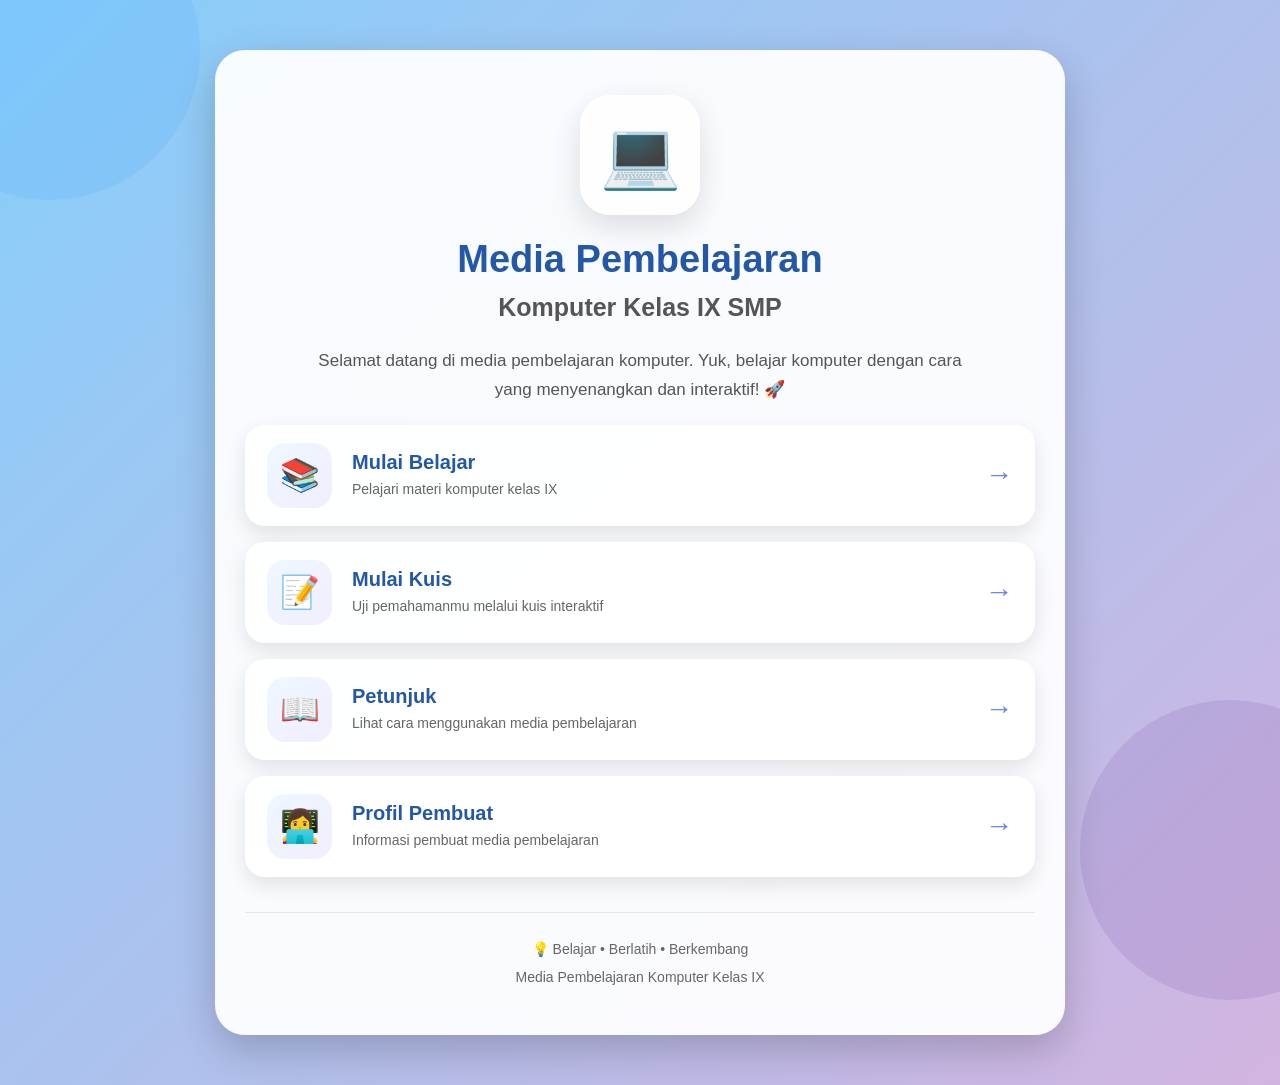
<file: index.html>
<!DOCTYPE html>
<html lang="id">

<head>

    <meta charset="UTF-8">

    <meta name="viewport"
          content="width=device-width, initial-scale=1.0">

    <title>Media Pembelajaran Komputer Kelas IX</title>

    <link rel="stylesheet" href="style.css">

</head>

<body>

    <div class="container home-container">

        <!-- =========================
             IKON KOMPUTER
        ========================== -->

        <div class="computer-icon">
            💻
        </div>


        <!-- =========================
             JUDUL
        ========================== -->

        <h1 class="home-title">
            Media Pembelajaran
        </h1>

        <h2 class="home-subtitle">
            Komputer Kelas IX SMP
        </h2>

        <p class="home-description">
            Selamat datang di media pembelajaran
            komputer. Yuk, belajar komputer dengan
            cara yang menyenangkan dan interaktif! 🚀
        </p>


        <!-- =========================
             KARTU MENU
        ========================== -->

        <div class="menu-container">


            <!-- MULAI BELAJAR -->

            <a href="materi.html" class="menu-card">

                <div class="menu-icon">
                    📚
                </div>

                <div class="menu-text">

                    <h3>
                        Mulai Belajar
                    </h3>

                    <p>
                        Pelajari materi komputer
                        kelas IX
                    </p>

                </div>

                <div class="menu-arrow">
                    →
                </div>

            </a>


            <!-- MULAI KUIS -->

           <a href="kuis.html" class="menu-card">
                <div class="menu-icon">
                    📝
                </div>

                <div class="menu-text">

                    <h3>
                        Mulai Kuis
                    </h3>

                    <p>
                        Uji pemahamanmu melalui
                        kuis interaktif
                    </p>

                </div>

                <div class="menu-arrow">
                    →
                </div>

            </a>


            <!-- PETUNJUK -->

           <a href="petunjuk.html" class="menu-card">

                <div class="menu-icon">
                    📖
                </div>

                <div class="menu-text">

                    <h3>
                        Petunjuk
                    </h3>

                    <p>
                        Lihat cara menggunakan
                        media pembelajaran
                    </p>

                </div>

                <div class="menu-arrow">
                    →
                </div>

            </a>


            <!-- PROFIL -->

            <a
                href="profil.html"
                class="menu-card">

                <div class="menu-icon">
                    👩‍💻
                </div>

                <div class="menu-text">

                    <h3>
                        Profil Pembuat
                    </h3>

                    <p>
                        Informasi pembuat
                        media pembelajaran
                    </p>

                </div>

                <div class="menu-arrow">
                    →
                </div>

            </a>

        </div>


        <!-- =========================
             FOOTER
        ========================== -->

        <div class="home-footer">

            <p>
                💡 Belajar • Berlatih • Berkembang
            </p>

            <p>
                Media Pembelajaran Komputer Kelas IX
            </p>

        </div>

    </div>


</body>

</html>
</file>
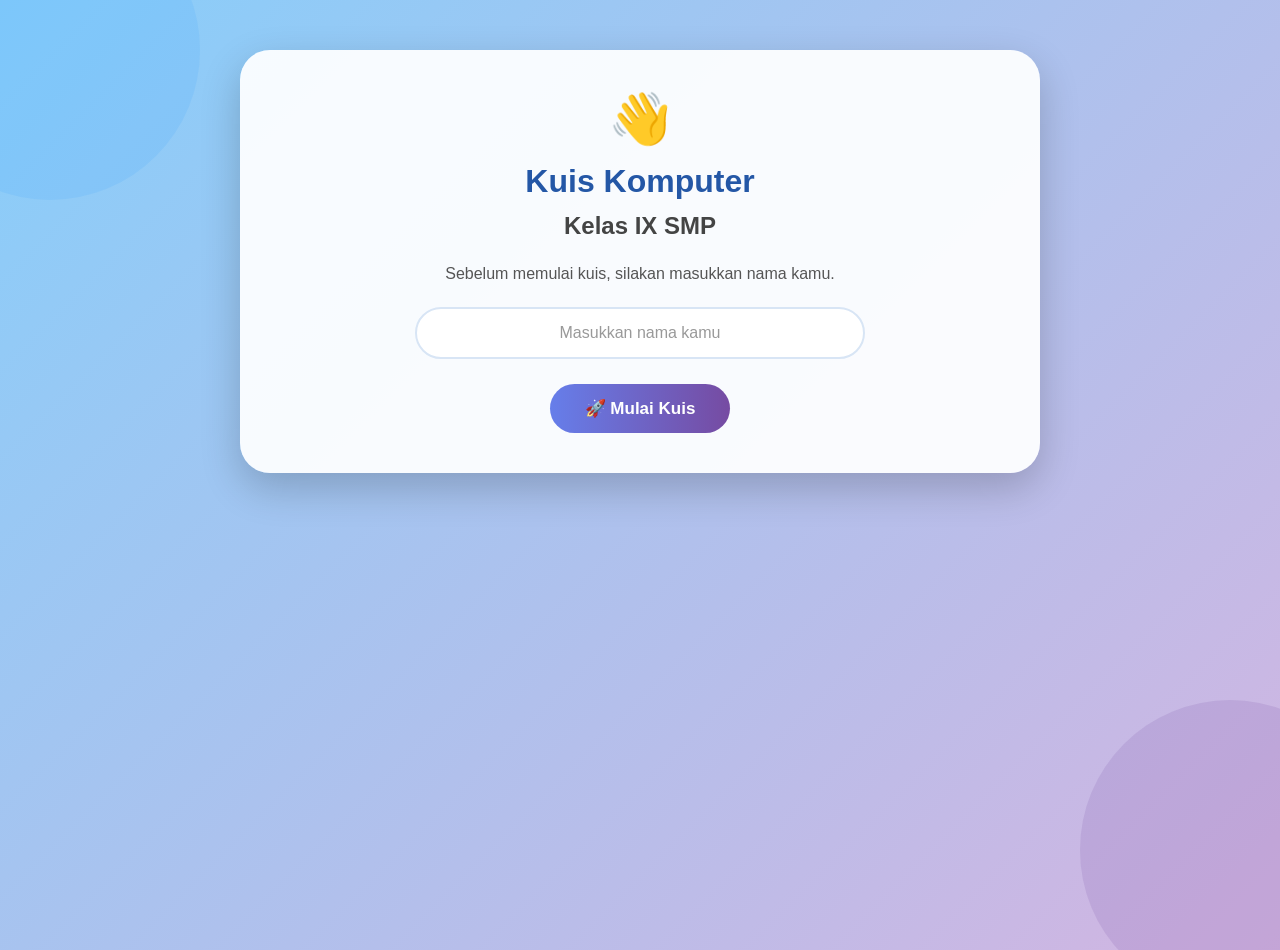
<file: kuis.html>
<!DOCTYPE html>
<html lang="id">

<head>

    <meta charset="UTF-8">

    <meta name="viewport"
          content="width=device-width, initial-scale=1.0">

    <title>Kuis Komputer Kelas IX</title>

    <link rel="stylesheet" href="style.css">

</head>

<body>

    <div class="container quiz-container">


        <!-- =========================
             FORM NAMA
        ========================== -->

        <div id="form-nama" class="form-nama">

            <div class="icon">👋</div>

            <h1>Kuis Komputer</h1>

            <h2>Kelas IX SMP</h2>

            <p>
                Sebelum memulai kuis,
                silakan masukkan nama kamu.
            </p>

            <input
                type="text"
                id="nama-siswa"
                placeholder="Masukkan nama kamu"
                autocomplete="off">

            <br>

            <button
                class="next-button"
                onclick="mulaiKuis()">

                🚀 Mulai Kuis

            </button>

        </div>


        <!-- =========================
             BAGIAN KUIS
        ========================== -->

        <div id="bagian-kuis" style="display: none;">

            <div class="icon">📝</div>

            <h1>Kuis Komputer</h1>

            <h2>Kelas IX SMP</h2>

            <p>
                Halo, <strong id="nama-tampil"></strong>!
                Jawablah setiap pertanyaan dengan teliti.
            </p>


            <!-- INFORMASI SOAL -->

            <div class="quiz-info">

                <span id="nomor-soal">
                    Soal 1 dari 10
                </span>

                <span id="nilai-sementara">
                    Nilai: 0
                </span>

            </div>


            <!-- PROGRESS -->

            <div class="progress-container">

                <div
                    class="progress-bar"
                    id="progress-bar">
                </div>

            </div>


            <!-- PERTANYAAN -->

            <div class="question-card">

                <h2 id="pertanyaan">
                    Pertanyaan akan muncul di sini.
                </h2>

                <div
                    id="pilihan-jawaban"
                    class="answer-container">
                </div>

            </div>


            <!-- TOMBOL -->

            <button
                id="next-button"
                class="next-button"
                onclick="soalBerikutnya()">

                Selanjutnya →

            </button>

        </div>


        <!-- =========================
             HASIL KUIS
        ========================== -->

        <div
            id="hasil"
            class="hasil"
            style="display: none;">

            <div class="icon">
                🏆
            </div>

            <h1>Kuis Selesai!</h1>

            <h2>
                Selamat,
                <span id="nama-hasil"></span>!
            </h2>

            <p>
                Kamu telah menyelesaikan semua soal.
            </p>

            <p>
                Nilai kamu:
            </p>

            <div
                id="nilai-akhir"
                class="nilai-akhir">

                0

            </div>

            <p id="pesan-hasil"></p>


            <button
                class="next-button"
                onclick="ulangKuis()">

                🔄 Ulangi Kuis

            </button>

            <br>

            <a href="index.html"
                class="back-button">

                ← Menu Utama

            </a>

        </div>


    </div>


    <script src="script.js"></script>

</body>

</html>
</file>
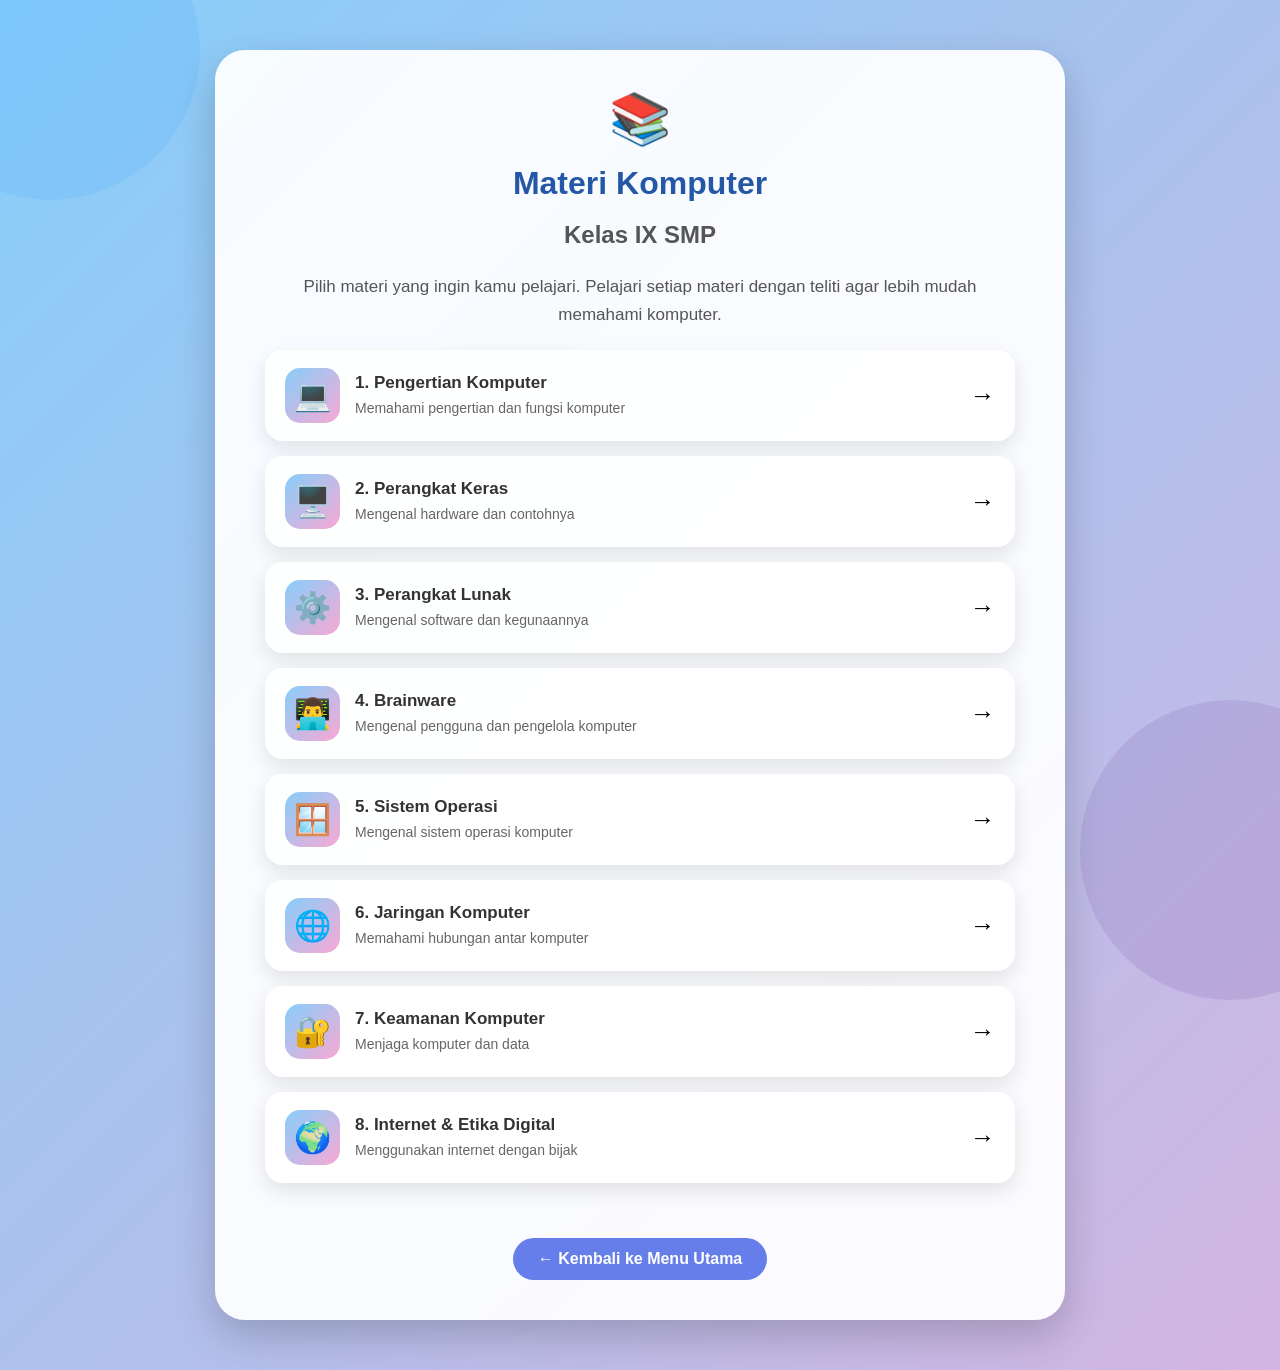
<file: materi.html>
<!DOCTYPE html>
<html lang="id">

<head>

    <meta charset="UTF-8">

    <meta name="viewport"
          content="width=device-width, initial-scale=1.0">

    <title>Materi Komputer Kelas IX</title>

   <link rel="stylesheet" href="style.css">

</head>

<body>

    <div class="container materi-container">

        <!-- JUDUL -->
        <div class="icon">📚</div>

        <h1>Materi Komputer</h1>

        <h2>Kelas IX SMP</h2>

        <p class="materi-pembuka">
            Pilih materi yang ingin kamu pelajari.
            Pelajari setiap materi dengan teliti agar
            lebih mudah memahami komputer.
        </p>


        <!-- MENU MATERI -->

        <div class="materi-menu">

            <button class="materi-card"
                    onclick="bukaMateri('materi1')">
                <span class="materi-icon">💻</span>
                <span>
                    <strong>1. Pengertian Komputer</strong>
                    <small>Memahami pengertian dan fungsi komputer</small>
                </span>
                <span class="materi-panah">→</span>
            </button>


            <button class="materi-card"
                    onclick="bukaMateri('materi2')">
                <span class="materi-icon">🖥️</span>
                <span>
                    <strong>2. Perangkat Keras</strong>
                    <small>Mengenal hardware dan contohnya</small>
                </span>
                <span class="materi-panah">→</span>
            </button>


            <button class="materi-card"
                    onclick="bukaMateri('materi3')">
                <span class="materi-icon">⚙️</span>
                <span>
                    <strong>3. Perangkat Lunak</strong>
                    <small>Mengenal software dan kegunaannya</small>
                </span>
                <span class="materi-panah">→</span>
            </button>


            <button class="materi-card"
                    onclick="bukaMateri('materi4')">
                <span class="materi-icon">👨‍💻</span>
                <span>
                    <strong>4. Brainware</strong>
                    <small>Mengenal pengguna dan pengelola komputer</small>
                </span>
                <span class="materi-panah">→</span>
            </button>


            <button class="materi-card"
                    onclick="bukaMateri('materi5')">
                <span class="materi-icon">🪟</span>
                <span>
                    <strong>5. Sistem Operasi</strong>
                    <small>Mengenal sistem operasi komputer</small>
                </span>
                <span class="materi-panah">→</span>
            </button>


            <button class="materi-card"
                    onclick="bukaMateri('materi6')">
                <span class="materi-icon">🌐</span>
                <span>
                    <strong>6. Jaringan Komputer</strong>
                    <small>Memahami hubungan antar komputer</small>
                </span>
                <span class="materi-panah">→</span>
            </button>


            <button class="materi-card"
                    onclick="bukaMateri('materi7')">
                <span class="materi-icon">🔐</span>
                <span>
                    <strong>7. Keamanan Komputer</strong>
                    <small>Menjaga komputer dan data</small>
                </span>
                <span class="materi-panah">→</span>
            </button>


            <button class="materi-card"
                    onclick="bukaMateri('materi8')">
                <span class="materi-icon">🌍</span>
                <span>
                    <strong>8. Internet & Etika Digital</strong>
                    <small>Menggunakan internet dengan bijak</small>
                </span>
                <span class="materi-panah">→</span>
            </button>

        </div>


        <!-- =========================
             MATERI 1
        ========================== -->

        <div id="materi1" class="isi-materi">

            <div class="materi-header">
                <span>💻</span>
                <h2>1. Pengertian Komputer</h2>
            </div>

            <h3>📌 Pengertian</h3>

            <p>
                Komputer adalah perangkat elektronik yang
                dapat menerima data, mengolah data,
                menyimpan data, dan menghasilkan informasi
                yang berguna bagi pengguna.
            </p>

            <h3>💡 Contoh</h3>

            <p>
                Contoh komputer antara lain komputer
                desktop, laptop, dan komputer all-in-one.
            </p>

            <h3>🎯 Fungsi</h3>

            <p>
                Komputer digunakan untuk belajar,
                bekerja, mengolah data, membuat dokumen,
                berkomunikasi, dan menjalankan berbagai
                aplikasi.
            </p>

            <button class="tutup-materi"
                    onclick="tutupMateri()">
                ✕ Tutup Materi
            </button>

        </div>


        <!-- =========================
             MATERI 2
        ========================== -->

        <div id="materi2" class="isi-materi">

            <div class="materi-header">
                <span>🖥️</span>
                <h2>2. Perangkat Keras</h2>
            </div>

            <h3>📌 Pengertian</h3>

            <p>
                Perangkat keras atau hardware adalah
                bagian komputer yang memiliki bentuk fisik
                sehingga dapat dilihat dan disentuh.
            </p>

            <h3>💡 Contoh</h3>

            <p>
                Contohnya adalah monitor, keyboard,
                mouse, CPU, printer, speaker,
                dan webcam.
            </p>

            <h3>🎯 Fungsi</h3>

            <p>
                Perangkat keras digunakan untuk membantu
                komputer menerima input, memproses data,
                menampilkan informasi, dan menyimpan data.
            </p>

            <button class="tutup-materi"
                    onclick="tutupMateri()">
                ✕ Tutup Materi
            </button>

        </div>


        <!-- =========================
             MATERI 3
        ========================== -->

        <div id="materi3" class="isi-materi">

            <div class="materi-header">
                <span>⚙️</span>
                <h2>3. Perangkat Lunak</h2>
            </div>

            <h3>📌 Pengertian</h3>

            <p>
                Perangkat lunak atau software adalah
                kumpulan program yang berisi instruksi
                untuk menjalankan berbagai fungsi pada
                komputer.
            </p>

            <h3>💡 Contoh</h3>

            <p>
                Contohnya adalah Windows, Linux,
                Microsoft Word, Google Chrome,
                dan berbagai aplikasi lainnya.
            </p>

            <h3>🎯 Fungsi</h3>

            <p>
                Software berfungsi memberikan instruksi
                kepada komputer sehingga perangkat keras
                dapat menjalankan tugas tertentu.
            </p>

            <button class="tutup-materi"
                    onclick="tutupMateri()">
                ✕ Tutup Materi
            </button>

        </div>


        <!-- =========================
             MATERI 4
        ========================== -->

        <div id="materi4" class="isi-materi">

            <div class="materi-header">
                <span>👨‍💻</span>
                <h2>4. Brainware</h2>
            </div>

            <h3>📌 Pengertian</h3>

            <p>
                Brainware adalah manusia yang menggunakan,
                mengoperasikan, mengelola, atau
                mengembangkan sistem komputer.
            </p>

            <h3>💡 Contoh</h3>

            <p>
                Contohnya adalah pengguna komputer,
                programmer, operator, teknisi,
                dan administrator.
            </p>

            <h3>🎯 Fungsi</h3>

            <p>
                Brainware berperan dalam mengoperasikan
                komputer dan menentukan bagaimana
                komputer digunakan untuk menyelesaikan
                suatu pekerjaan.
            </p>

            <button class="tutup-materi"
                    onclick="tutupMateri()">
                ✕ Tutup Materi
            </button>

        </div>


        <!-- =========================
             MATERI 5
        ========================== -->

        <div id="materi5" class="isi-materi">

            <div class="materi-header">
                <span>🪟</span>
                <h2>5. Sistem Operasi</h2>
            </div>

            <h3>📌 Pengertian</h3>

            <p>
                Sistem operasi adalah perangkat lunak
                yang mengatur dan mengendalikan berbagai
                sumber daya komputer serta menjadi
                penghubung antara pengguna dan komputer.
            </p>

            <h3>💡 Contoh</h3>

            <p>
                Contoh sistem operasi adalah Windows,
                Linux, macOS, Android, dan iOS.
            </p>

            <h3>🎯 Fungsi</h3>

            <p>
                Sistem operasi mengatur perangkat keras,
                menjalankan aplikasi, mengelola file,
                serta menyediakan antarmuka bagi pengguna.
            </p>

            <button class="tutup-materi"
                    onclick="tutupMateri()">
                ✕ Tutup Materi
            </button>

        </div>


        <!-- =========================
             MATERI 6
        ========================== -->

        <div id="materi6" class="isi-materi">

            <div class="materi-header">
                <span>🌐</span>
                <h2>6. Jaringan Komputer</h2>
            </div>

            <h3>📌 Pengertian</h3>

            <p>
                Jaringan komputer adalah hubungan antara
                dua komputer atau lebih yang memungkinkan
                perangkat saling berkomunikasi dan
                bertukar data.
            </p>

            <h3>💡 Contoh</h3>

            <p>
                Contoh jaringan komputer adalah LAN,
                MAN, WAN, dan jaringan internet.
            </p>

            <h3>🎯 Fungsi</h3>

            <p>
                Jaringan digunakan untuk berbagi data,
                berbagi perangkat, berkomunikasi,
                dan mengakses sumber daya bersama.
            </p>

            <button class="tutup-materi"
                    onclick="tutupMateri()">
                ✕ Tutup Materi
            </button>

        </div>


        <!-- =========================
             MATERI 7
        ========================== -->

        <div id="materi7" class="isi-materi">

            <div class="materi-header">
                <span>🔐</span>
                <h2>7. Keamanan Komputer</h2>
            </div>

            <h3>📌 Pengertian</h3>

            <p>
                Keamanan komputer adalah upaya untuk
                melindungi perangkat komputer, data,
                dan informasi dari kerusakan,
                kehilangan, atau akses yang tidak
                diizinkan.
            </p>

            <h3>💡 Contoh</h3>

            <p>
                Contohnya menggunakan password yang kuat,
                antivirus, pembaruan sistem, dan tidak
                sembarangan membuka tautan.
            </p>

            <h3>🎯 Fungsi</h3>

            <p>
                Keamanan komputer membantu menjaga
                kerahasiaan, keamanan, dan keutuhan data.
            </p>

            <button class="tutup-materi"
                    onclick="tutupMateri()">
                ✕ Tutup Materi
            </button>

        </div>


        <!-- =========================
             MATERI 8
        ========================== -->

        <div id="materi8" class="isi-materi">

            <div class="materi-header">
                <span>🌍</span>
                <h2>8. Internet & Etika Digital</h2>
            </div>

            <h3>📌 Pengertian</h3>

            <p>
                Internet adalah jaringan yang
                menghubungkan berbagai perangkat di
                seluruh dunia sehingga pengguna dapat
                bertukar informasi dan berkomunikasi.
            </p>

            <h3>💡 Contoh</h3>

            <p>
                Internet dapat digunakan untuk mencari
                informasi, belajar, mengirim pesan,
                menggunakan media sosial, dan mengakses
                berbagai layanan digital.
            </p>

            <h3>🎯 Etika Digital</h3>

            <p>
                Saat menggunakan internet, kita harus
                menghargai orang lain, menggunakan bahasa
                yang sopan, tidak menyebarkan informasi
                palsu, dan menjaga data pribadi.
            </p>

            <button class="tutup-materi"
                    onclick="tutupMateri()">
                ✕ Tutup Materi
            </button>

        </div>


        <!-- TOMBOL KEMBALI -->

        <a href="index.html" class="back-button">
            ← Kembali ke Menu Utama
        </a>

    </div>


    <script>

        function bukaMateri(id) {

            // Sembunyikan semua materi
            const semuaMateri =
                document.querySelectorAll(".isi-materi");

            semuaMateri.forEach(function(materi) {
                materi.style.display = "none";
            });

            // Tampilkan materi yang dipilih
            const materiDipilih =
                document.getElementById(id);

            materiDipilih.style.display = "block";

            // Scroll menuju materi
            materiDipilih.scrollIntoView({
                behavior: "smooth",
                block: "start"
            });
        }


        function tutupMateri() {

            // Sembunyikan semua materi
            const semuaMateri =
                document.querySelectorAll(".isi-materi");

            semuaMateri.forEach(function(materi) {
                materi.style.display = "none";
            });

            // Kembali ke pilihan materi
            document.querySelector(".materi-menu")
                .scrollIntoView({
                    behavior: "smooth",
                    block: "start"
                });
        }

    </script>

</body>

</html>
</file>
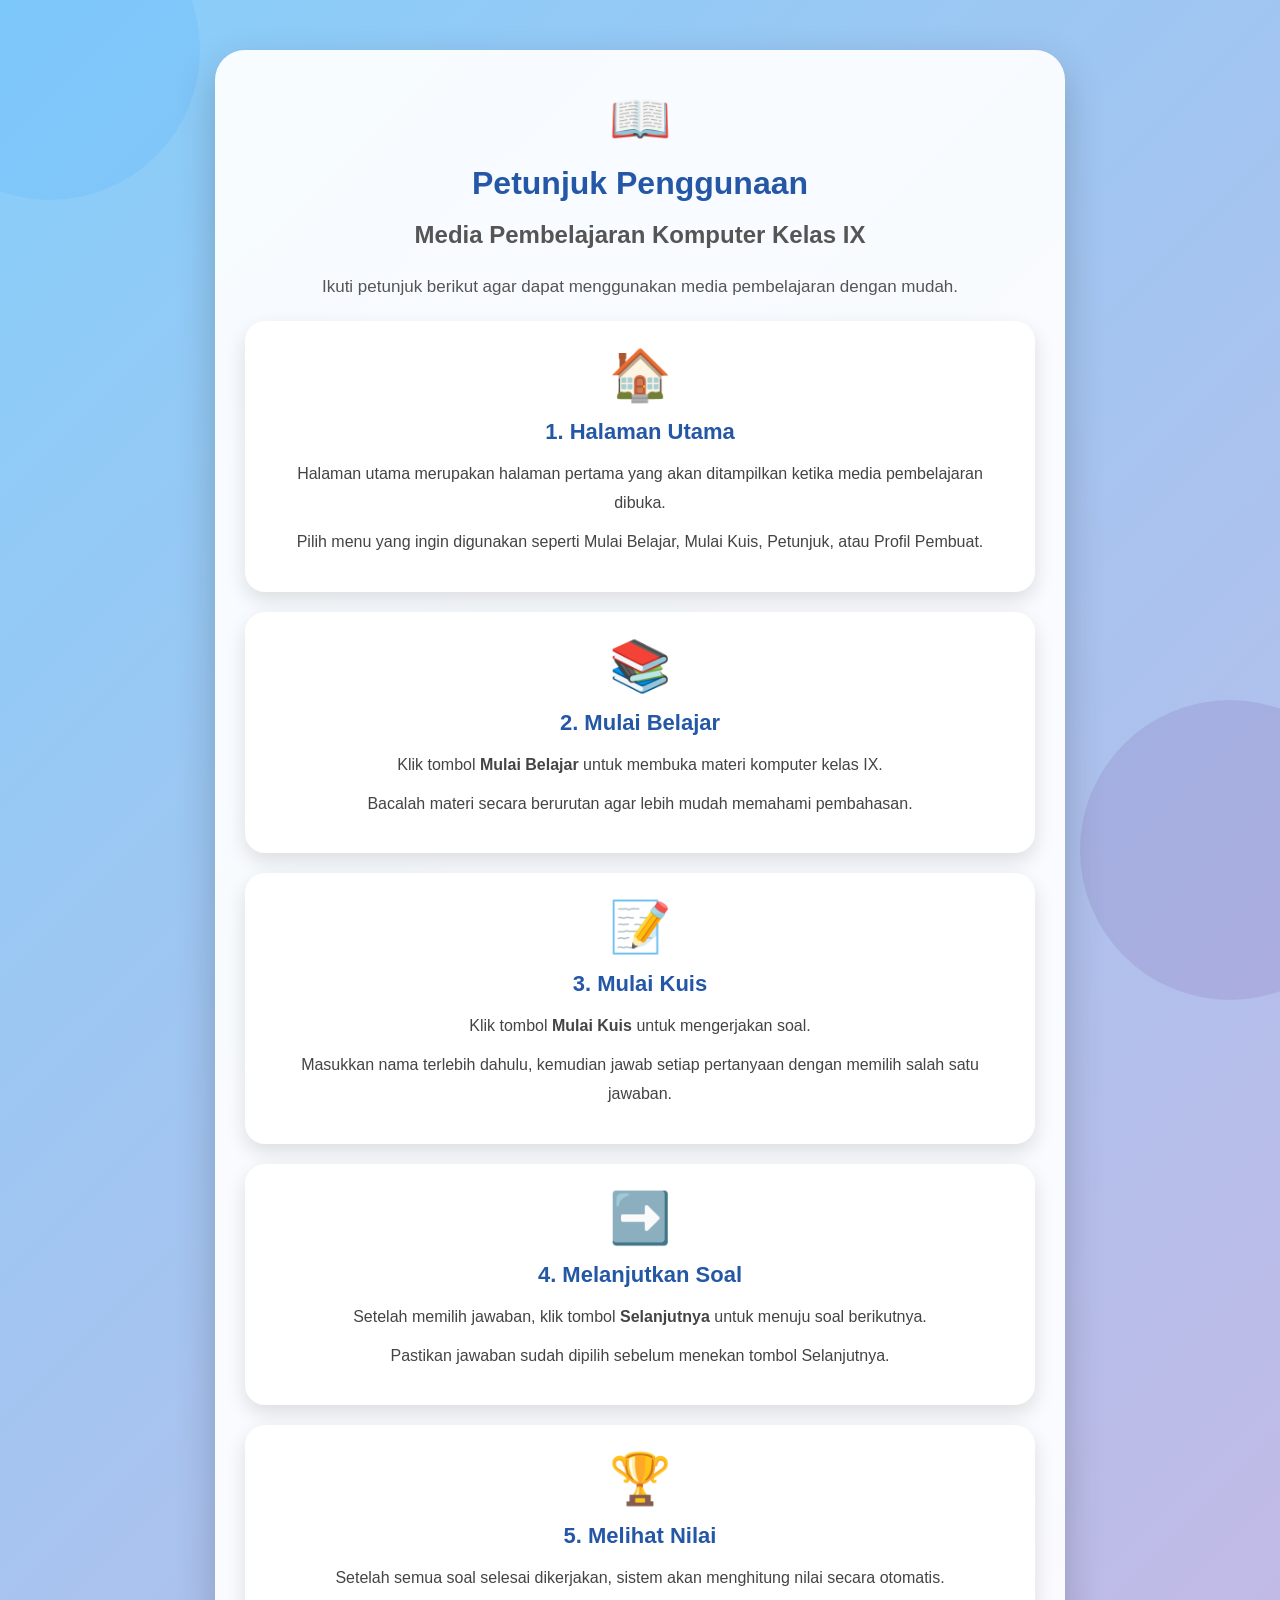
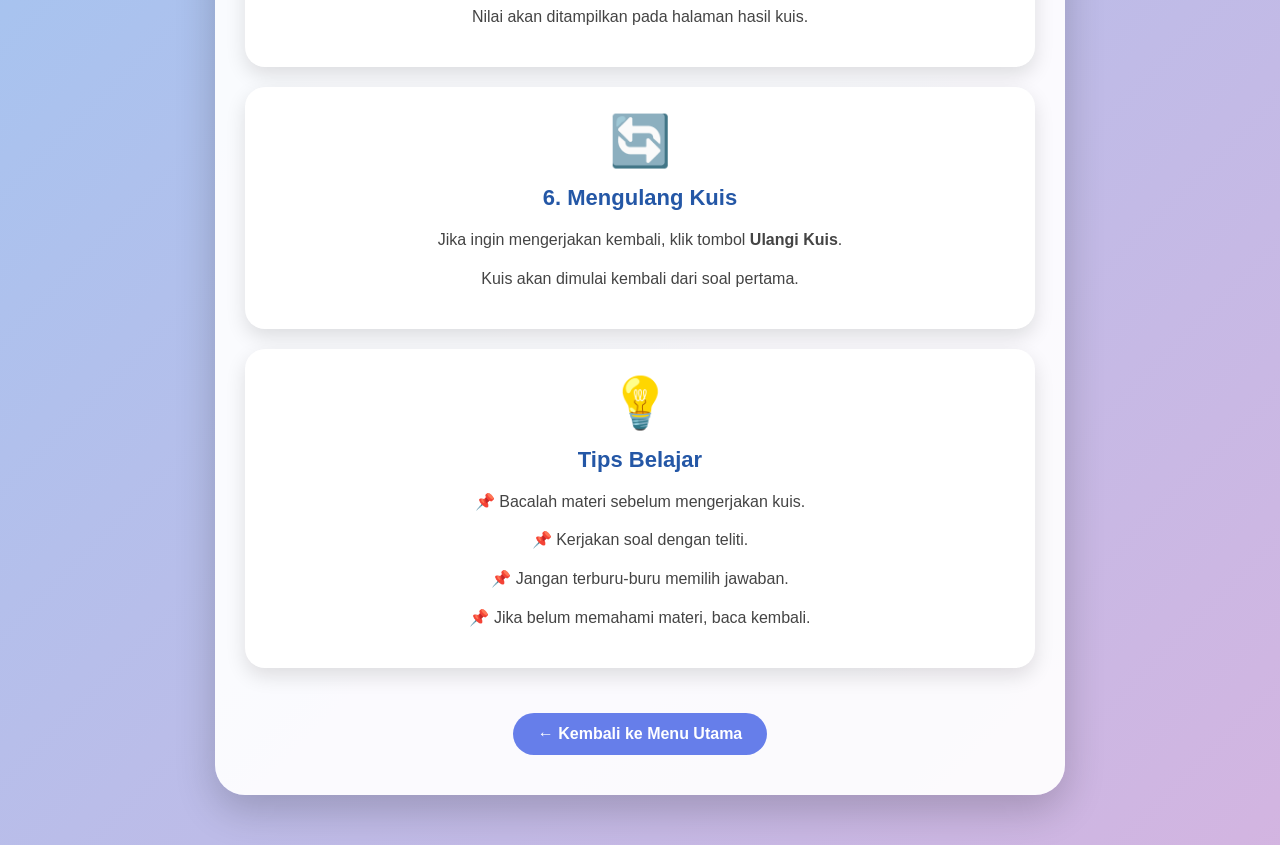
<file: petunjuk.html>
<!DOCTYPE html>
<html lang="id">

<head>

    <meta charset="UTF-8">

    <meta name="viewport"
          content="width=device-width, initial-scale=1.0">

    <title>Petunjuk Penggunaan</title>

   <link rel="stylesheet" href="style.css">

</head>

<body>

    <div class="container halaman-petunjuk">

        <!-- JUDUL -->

        <div class="icon">📖</div>

        <h1>Petunjuk Penggunaan</h1>

        <h2>Media Pembelajaran Komputer Kelas IX</h2>

        <p>
            Ikuti petunjuk berikut agar dapat menggunakan
            media pembelajaran dengan mudah.
        </p>


        <!-- PETUNJUK 1 -->

        <div class="card">

            <div class="icon">🏠</div>

            <h2>1. Halaman Utama</h2>

            <p>
                Halaman utama merupakan halaman pertama
                yang akan ditampilkan ketika media
                pembelajaran dibuka.
            </p>

            <p>
                Pilih menu yang ingin digunakan seperti
                Mulai Belajar, Mulai Kuis, Petunjuk,
                atau Profil Pembuat.
            </p>

        </div>


        <!-- PETUNJUK 2 -->

        <div class="card">

            <div class="icon">📚</div>

            <h2>2. Mulai Belajar</h2>

            <p>
                Klik tombol <strong>Mulai Belajar</strong>
                untuk membuka materi komputer kelas IX.
            </p>

            <p>
                Bacalah materi secara berurutan agar
                lebih mudah memahami pembahasan.
            </p>

        </div>


        <!-- PETUNJUK 3 -->

        <div class="card">

            <div class="icon">📝</div>

            <h2>3. Mulai Kuis</h2>

            <p>
                Klik tombol <strong>Mulai Kuis</strong>
                untuk mengerjakan soal.
            </p>

            <p>
                Masukkan nama terlebih dahulu, kemudian
                jawab setiap pertanyaan dengan memilih
                salah satu jawaban.
            </p>

        </div>


        <!-- PETUNJUK 4 -->

        <div class="card">

            <div class="icon">➡️</div>

            <h2>4. Melanjutkan Soal</h2>

            <p>
                Setelah memilih jawaban, klik tombol
                <strong>Selanjutnya</strong> untuk
                menuju soal berikutnya.
            </p>

            <p>
                Pastikan jawaban sudah dipilih sebelum
                menekan tombol Selanjutnya.
            </p>

        </div>


        <!-- PETUNJUK 5 -->

        <div class="card">

            <div class="icon">🏆</div>

            <h2>5. Melihat Nilai</h2>

            <p>
                Setelah semua soal selesai dikerjakan,
                sistem akan menghitung nilai secara
                otomatis.
            </p>

            <p>
                Nilai akan ditampilkan pada halaman
                hasil kuis.
            </p>

        </div>


        <!-- PETUNJUK 6 -->

        <div class="card">

            <div class="icon">🔄</div>

            <h2>6. Mengulang Kuis</h2>

            <p>
                Jika ingin mengerjakan kembali,
                klik tombol <strong>Ulangi Kuis</strong>.
            </p>

            <p>
                Kuis akan dimulai kembali dari soal
                pertama.
            </p>

        </div>


        <!-- TIPS -->

        <div class="card">

            <div class="icon">💡</div>

            <h2>Tips Belajar</h2>

            <p>
                📌 Bacalah materi sebelum mengerjakan kuis.
            </p>

            <p>
                📌 Kerjakan soal dengan teliti.
            </p>

            <p>
                📌 Jangan terburu-buru memilih jawaban.
            </p>

            <p>
                📌 Jika belum memahami materi, baca kembali.
            </p>

        </div>


        <!-- KEMBALI -->

      <a href="index.html"
   class="back-button">

    ← Kembali ke Menu Utama

</a>

    </div>


</body>

</html>
</file>
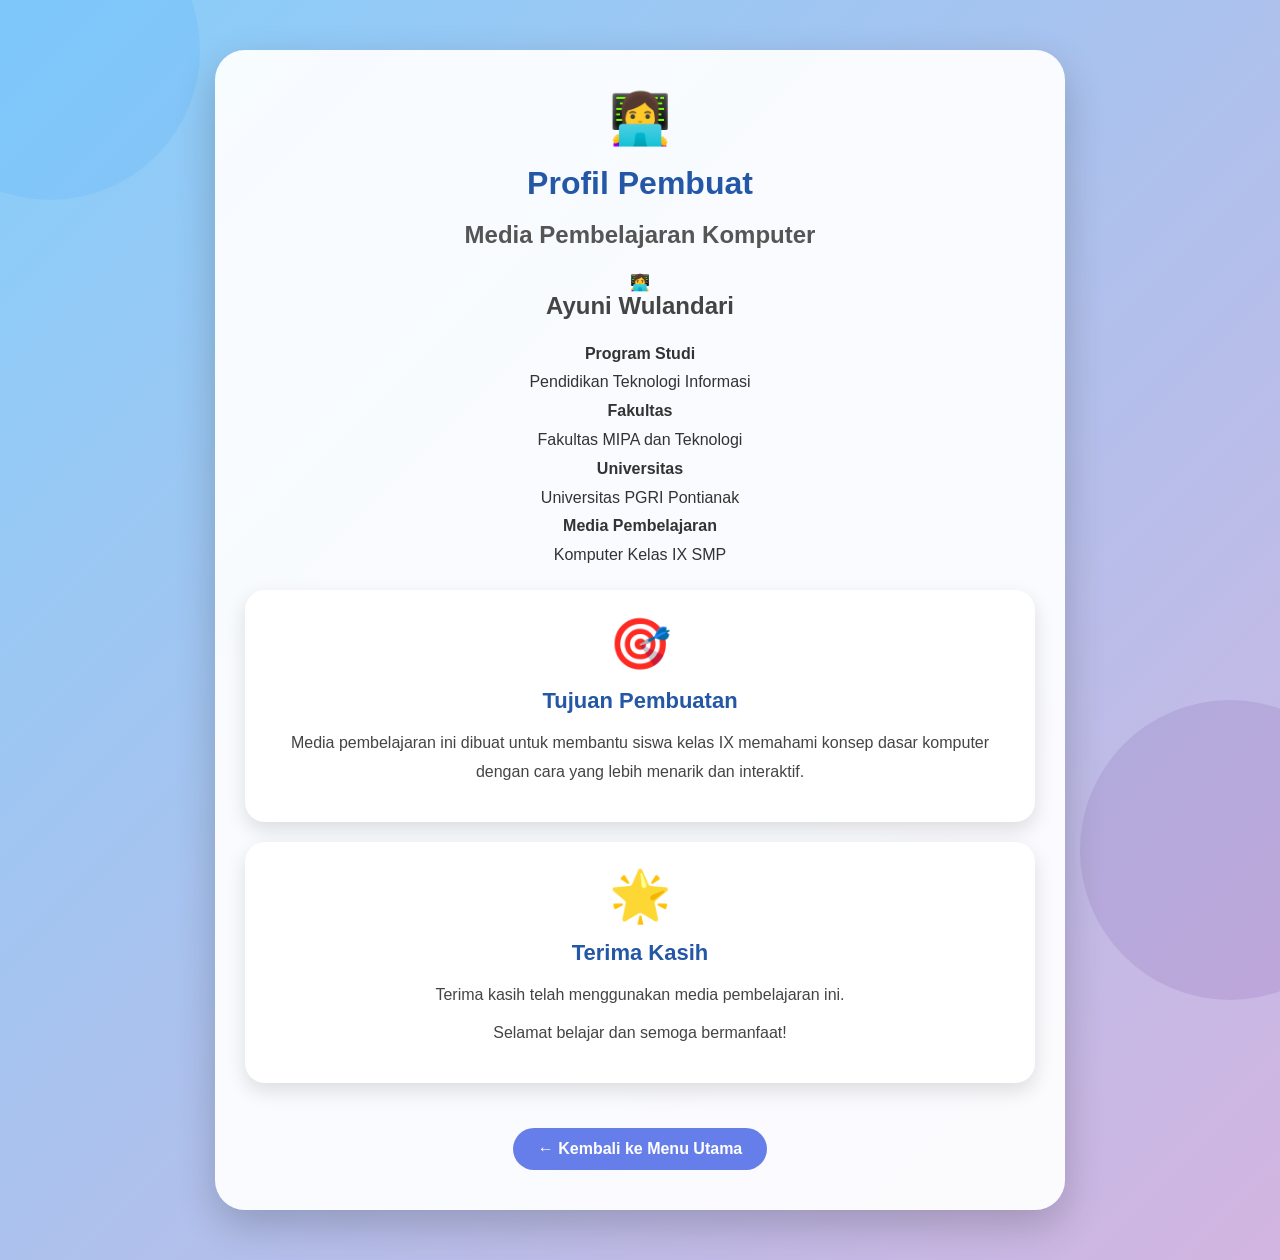
<file: profil.html>
<!DOCTYPE html>
<html lang="id">

<head>

    <meta charset="UTF-8">

    <meta name="viewport"
          content="width=device-width, initial-scale=1.0">

    <title>Profil Pembuat</title>

    <link rel="stylesheet" href="style.css">
</head>

<body>

    <div class="container">

        <div class="icon">👩‍💻</div>

        <h1>Profil Pembuat</h1>

        <h2>Media Pembelajaran Komputer</h2>


        <!-- PROFIL -->

        <div class="profile-card">

            <div class="profile-icon">
                👩‍💻
            </div>

            <h2>Ayuni Wulandari</h2>

            <p>
                <strong>Program Studi</strong>
            </p>

            <p>
                Pendidikan Teknologi Informasi
            </p>


            <p>
                <strong>Fakultas</strong>
            </p>

            <p>
                Fakultas MIPA dan Teknologi
            </p>


            <p>
                <strong>Universitas</strong>
            </p>

            <p>
                Universitas PGRI Pontianak
            </p>


            <p>
                <strong>Media Pembelajaran</strong>
            </p>

            <p>
                Komputer Kelas IX SMP
            </p>

        </div>


        <!-- TUJUAN -->

        <div class="card">

            <div class="icon">🎯</div>

            <h2>Tujuan Pembuatan</h2>

            <p>
                Media pembelajaran ini dibuat untuk
                membantu siswa kelas IX memahami konsep
                dasar komputer dengan cara yang lebih
                menarik dan interaktif.
            </p>

        </div>


        <!-- PENUTUP -->

        <div class="card">

            <div class="icon">🌟</div>

            <h2>Terima Kasih</h2>

            <p>
                Terima kasih telah menggunakan media
                pembelajaran ini.
            </p>

            <p>
                Selamat belajar dan semoga bermanfaat!
            </p>

        </div>


        <!-- KEMBALI -->

       <a href="index.html"
            class="back-button">

            ← Kembali ke Menu Utama

        </a>

    </div>


</body>

</html>
</file>
<file: style.css>
/* ==============================
   RESET
============================== */

* {
    margin: 0;
    padding: 0;
    box-sizing: border-box;
}


/* ==============================
   BODY
============================== */

body {
    font-family: Arial, sans-serif;
    min-height: 100vh;

    background: linear-gradient(
        135deg,
        #87CEFA,
        #F9A8D4,
        #FFFFFF
    );

    background-size: 300% 300%;

    animation: backgroundMove 10s ease infinite;

    color: #333;

    overflow-x: hidden;
}


/* Animasi background */

@keyframes backgroundMove {

    0% {
        background-position: 0% 50%;
    }

    50% {
        background-position: 100% 50%;
    }

    100% {
        background-position: 0% 50%;
    }

}


/* ==============================
   ELEMEN DEKORASI
============================== */

body::before,
body::after {

    content: "";

    position: fixed;

    width: 180px;
    height: 180px;

    border-radius: 50%;

    background: rgba(255, 255, 255, 0.18);

    z-index: -1;

    animation: floating 6s ease-in-out infinite;

}


/* Lingkaran kiri */

body::before {

    top: 10%;
    left: -60px;

}


/* Lingkaran kanan */

body::after {

    bottom: 10%;
    right: -60px;

    animation-delay: 2s;

}


/* Animasi melayang */

@keyframes floating {

    0% {
        transform: translateY(0px);
    }

    50% {
        transform: translateY(-30px);
    }

    100% {
        transform: translateY(0px);
    }

}


/* ==============================
   CONTAINER
============================== */

.container {

    width: 90%;

    max-width: 850px;

    margin: 50px auto;

    padding: 40px 30px;

    background: rgba(255, 255, 255, 0.93);

    border-radius: 30px;

    box-shadow:
        0 15px 40px rgba(0, 0, 0, 0.2);

    text-align: center;

    animation: containerAppear 1s ease;

}


/* Animasi muncul */

@keyframes containerAppear {

    from {

        opacity: 0;

        transform:
            translateY(40px)
            scale(0.95);

    }

    to {

        opacity: 1;

        transform:
            translateY(0)
            scale(1);

    }

}


/* ==============================
   JUDUL
============================== */

h1 {

    color: #2457a6;

    font-size: 32px;

    margin-bottom: 12px;

    animation: titleFloat 3s ease-in-out infinite;

}


/* Animasi judul */

@keyframes titleFloat {

    0% {
        transform: translateY(0);
    }

    50% {
        transform: translateY(-5px);
    }

    100% {
        transform: translateY(0);
    }

}


h2 {

    color: #444;

    margin-bottom: 20px;

}


/* ==============================
   PARAGRAF
============================== */

p {

    line-height: 1.7;

}


/* ==============================
   MENU BUTTON
============================== */

.menu {

    display: flex;

    flex-direction: column;

    align-items: center;

    gap: 15px;

    margin-top: 30px;

}


.button {

    display: block;

    width: 80%;

    max-width: 420px;

    padding: 16px;

    border-radius: 40px;

    background:
        linear-gradient(
            90deg,
            #4facfe,
            #00f2fe
        );

    color: white;

    text-decoration: none;

    font-size: 18px;

    font-weight: bold;

    box-shadow:
        0 6px 15px rgba(0, 0, 0, 0.15);

    transition: all 0.3s ease;

}


/* Hover tombol */

.button:hover {

    transform:
        translateY(-5px)
        scale(1.03);

    box-shadow:
        0 12px 25px rgba(0, 0, 0, 0.25);

}


/* Saat tombol ditekan */

.button:active {

    transform:
        scale(0.96);

}


/* ==============================
   KARTU MATERI
============================== */

.card {

    background: white;

    padding: 25px;

    margin: 20px 0;

    border-radius: 20px;

    box-shadow:
        0 8px 20px rgba(0, 0, 0, 0.12);

    text-align: left;

    transition: 0.3s;

    animation: cardAppear 0.8s ease;

}
.card:nth-child(2) {
    animation-delay: 0.2s;
}

.card:nth-child(3) {
    animation-delay: 0.4s;
}

.card:nth-child(4) {
    animation-delay: 0.6s;
}

.card:nth-child(5) {
    animation-delay: 0.8s;
}

.card:nth-child(6) {
    animation-delay: 1s;
}

.card:nth-child(7) {
    animation-delay: 1.2s;
}

.card:nth-child(8) {
    animation-delay: 1.4s;
}

.card:nth-child(9) {
    animation-delay: 1.6s;
}


/* Hover kartu */

.card:hover {

    transform:
        translateY(-8px);

    box-shadow:
        0 15px 30px rgba(0, 0, 0, 0.18);

}


/* Animasi kartu */

@keyframes cardAppear {

    from {

        opacity: 0;

        transform:
            translateY(30px);

    }

    to {

        opacity: 1;

        transform:
            translateY(0);

    }

}


/* ==============================
   ICON
============================== */

.icon {

    font-size: 50px;

    margin-bottom: 15px;

    animation:
        iconBounce 2s infinite;

}


/* Animasi ikon */

@keyframes iconBounce {

    0% {
        transform: translateY(0);
    }

    50% {
        transform: translateY(-8px);
    }

    100% {
        transform: translateY(0);
    }

}


/* ==============================
   TOMBOL KEMBALI
============================== */

.back-button {

    display: inline-block;

    margin-top: 25px;

    padding: 12px 25px;

    border-radius: 25px;

    background: #667eea;

    color: white;

    text-decoration: none;

    font-weight: bold;

    transition: 0.3s;

}


.back-button:hover {

    transform:
        translateY(-3px);

    background: #4facfe;

}


/* ==============================
   RESPONSIVE HP
============================== */

@media (max-width: 600px) {

    .container {

        width: 94%;

        padding: 30px 20px;

        margin: 25px auto;

    }


    h1 {

        font-size: 25px;

    }


    h2 {

        font-size: 20px;

    }


    .button {

        width: 95%;

        font-size: 16px;

    }

}
/* ==============================
   PERAPIAN TEKS MATERI
============================== */

.card h2 {
    text-align: center;
    color: #2457a6;
    font-size: 22px;
    margin-bottom: 15px;
}

.card p {
    text-align: justify;
    color: #444;
    font-size: 16px;
    line-height: 1.8;
    margin-bottom: 10px;
}

.container > p {
    text-align: center;
    color: #555;
    font-size: 17px;
    margin-bottom: 20px;
}


/* Judul halaman */

.container > h1 {
    text-align: center;
    line-height: 1.3;
}


/* Subjudul halaman */

.container > h2 {
    text-align: center;
    color: #555;
    line-height: 1.5;
}


/* Membuat isi kartu lebih nyaman dibaca */

.card {
    text-align: left;
}


/* Ikon kartu tetap berada di tengah */

.card .icon {
    text-align: center;
    display: block;
}


/* Jarak antar paragraf */

.card p + p {
    margin-top: 8px;
}


/* Tampilan pada HP */

@media (max-width: 600px) {

    .card h2 {
        font-size: 20px;
    }

    .card p {
        font-size: 15px;
        line-height: 1.7;
    }

}
/* ==============================
   SUBJUDUL MATERI
============================== */

.card h3 {
    color: #2457a6;
    font-size: 17px;
    margin-top: 18px;
    margin-bottom: 7px;
    text-align: left;
}

.card h3:first-of-type {
    margin-top: 5px;
}


/* Garis kecil dekorasi */

.card h3::after {
    content: "";
    display: block;
    width: 45px;
    height: 3px;
    background: linear-gradient(
        90deg,
        #4facfe,
        #00f2fe
    );
    border-radius: 5px;
    margin-top: 5px;
}
/* ==============================
   QUIZ
============================== */

.quiz-container {
    max-width: 800px;
}


/* Informasi soal */

.quiz-info {
    display: flex;
    justify-content: space-between;

    margin: 25px 0 10px;

    font-weight: bold;

    color: #2457a6;
}


/* Progress */

.progress-container {
    width: 100%;
    height: 12px;

    background: #e5e5e5;

    border-radius: 20px;

    overflow: hidden;

    margin-bottom: 25px;
}


.progress-bar {
    width: 10%;
    height: 100%;

    background:
        linear-gradient(
            90deg,
            #4facfe,
            #00f2fe
        );

    border-radius: 20px;

    transition: width 0.5s ease;
}


/* Kartu pertanyaan */

.question-card {
    background: #f8fbff;

    padding: 30px;

    border-radius: 20px;

    box-shadow:
        0 8px 20px rgba(0, 0, 0, 0.1);

    animation: questionAppear 0.5s ease;
}


.question-card h2 {
    color: #333;

    font-size: 21px;

    line-height: 1.6;

    margin-bottom: 25px;
}


@keyframes questionAppear {

    from {
        opacity: 0;
        transform: translateX(30px);
    }

    to {
        opacity: 1;
        transform: translateX(0);
    }

}


/* Pilihan jawaban */

.answer-container {
    display: flex;

    flex-direction: column;

    gap: 12px;
}


.answer-button {
    width: 100%;

    padding: 15px;

    border: 2px solid #d8e5f5;

    border-radius: 15px;

    background: white;

    color: #333;

    font-size: 16px;

    text-align: left;

    cursor: pointer;

    transition: 0.3s;
}


.answer-button:hover {
    background: #eef8ff;

    border-color: #4facfe;

    transform: translateX(5px);
}


/* Jawaban benar */

.answer-button.correct {
    background: #d4edda;

    border-color: #28a745;

    color: #155724;

    font-weight: bold;
}


/* Jawaban salah */

.answer-button.wrong {
    background: #f8d7da;

    border-color: #dc3545;

    color: #721c24;

    font-weight: bold;
}


/* Tombol selanjutnya */

.next-button {

    margin-top: 25px;

    padding: 14px 35px;

    border: none;

    border-radius: 30px;

    background:
        linear-gradient(
            90deg,
            #667eea,
            #764ba2
        );

    color: white;

    font-size: 17px;

    font-weight: bold;

    cursor: pointer;

    transition: 0.3s;
}


.next-button:hover {

    transform:
        translateY(-4px)
        scale(1.03);

    box-shadow:
        0 8px 20px rgba(0, 0, 0, 0.2);

}


/* Hasil */

.hasil {

    animation:
        containerAppear 0.8s ease;

}


.nilai-akhir {

    font-size: 70px;

    font-weight: bold;

    color: #2457a6;

    margin: 15px 0;

    animation:
        titleFloat 2s infinite;

}


#pesan-hasil {

    font-size: 18px;

    font-weight: bold;

    margin: 20px 0;

}
/* ==============================
   FORM NAMA KUIS
============================== */

.form-nama {

    animation:
        containerAppear 0.8s ease;

}


.form-nama p {

    margin: 20px 0;

    color: #555;

}


#nama-siswa {

    width: 80%;

    max-width: 450px;

    padding: 15px 20px;

    border: 2px solid #d8e5f5;

    border-radius: 30px;

    outline: none;

    font-size: 16px;

    text-align: center;

    transition: 0.3s;

}


#nama-siswa:focus {

    border-color: #4facfe;

    box-shadow:
        0 0 12px rgba(79, 172, 254, 0.25);

}


#nama-siswa::placeholder {

    color: #999;

}
/* ==============================
   KHUSUS HALAMAN PETUNJUK
============================== */

.halaman-petunjuk {
    text-align: center;
}


/* Judul kartu */

.halaman-petunjuk .card h2 {
    text-align: center;
}


/* Isi keterangan */

.halaman-petunjuk .card p {
    text-align: center;
}


/* Subjudul atau teks tebal */

.halaman-petunjuk .card strong {
    text-align: center;
}


/* Ikon */

.halaman-petunjuk .icon {
    text-align: center;
}


/* Tombol kembali */

.halaman-petunjuk .back-button {
    text-align: center;
}
/* =================================
   BERANDA
================================= */

.home-container {
    max-width: 850px;

    padding-top: 45px;
}


/* Ikon komputer */

.computer-icon {

    width: 120px;

    height: 120px;

    margin: 0 auto 20px;

    display: flex;

    justify-content: center;

    align-items: center;

    background: rgba(255, 255, 255, 0.8);

    border-radius: 30px;

    font-size: 65px;

    box-shadow:
        0 12px 30px rgba(0, 0, 0, 0.12);

    animation:
        computerFloat 3s ease-in-out infinite;

}


/* Animasi komputer */

@keyframes computerFloat {

    0% {
        transform: translateY(0);
    }

    50% {
        transform: translateY(-10px);
    }

    100% {
        transform: translateY(0);
    }

}


/* Judul */

.home-title {

    margin-top: 15px;

    margin-bottom: 5px;

    font-size: 38px;

    color: #2457a6;

    animation:
        titleAppear 0.8s ease;

}


.home-subtitle {

    margin-top: 5px;

    color: #555;

    font-size: 25px;

    animation:
        titleAppear 1s ease;

}


.home-description {

    max-width: 650px;

    margin: 20px auto 35px;

    font-size: 17px;

    line-height: 1.7;

    color: #555;

}


/* =================================
   MENU
================================= */

.menu-container {

    display: flex;

    flex-direction: column;

    gap: 16px;

    margin-top: 20px;

}


/* Kartu menu */

.menu-card {

    display: flex;

    align-items: center;

    width: 100%;

    padding: 18px 22px;

    box-sizing: border-box;

    text-decoration: none;

    background: rgba(255, 255, 255, 0.9);

    border-radius: 20px;

    box-shadow:
        0 8px 20px rgba(0, 0, 0, 0.1);

    transition:
        transform 0.3s ease,
        box-shadow 0.3s ease;

    animation:
        menuAppear 0.7s ease;

}


/* Efek ketika mouse diarahkan */

.menu-card:hover {

    transform:
        translateY(-5px)
        scale(1.02);

    box-shadow:
        0 14px 30px rgba(0, 0, 0, 0.16);

}


/* Ikon menu */

.menu-icon {

    width: 65px;

    height: 65px;

    flex-shrink: 0;

    display: flex;

    justify-content: center;

    align-items: center;

    background:
        linear-gradient(
            135deg,
            #eef8ff,
            #f1edff
        );

    border-radius: 18px;

    font-size: 32px;

    margin-right: 20px;

    transition: 0.3s;

}


/* Ikon ikut bergerak */

.menu-card:hover .menu-icon {

    transform:
        rotate(-5deg)
        scale(1.1);

}


/* Teks menu */

.menu-text {

    flex: 1;

    text-align: left;

}


.menu-text h3 {

    margin: 0 0 5px;

    color: #2457a6;

    font-size: 20px;

}


.menu-text p {

    margin: 0;

    color: #666;

    font-size: 14px;

    line-height: 1.5;

}


/* Panah */

.menu-arrow {

    font-size: 28px;

    color: #667eea;

    margin-left: 15px;

    transition: 0.3s;

}


.menu-card:hover .menu-arrow {

    transform:
        translateX(8px);

}


/* =================================
   FOOTER BERANDA
================================= */

.home-footer {

    margin-top: 35px;

    padding-top: 20px;

    border-top:
        1px solid rgba(0, 0, 0, 0.08);

    color: #666;

    font-size: 14px;

}


.home-footer p {

    margin: 5px;

}


/* =================================
   ANIMASI MENU
================================= */

@keyframes menuAppear {

    from {

        opacity: 0;

        transform:
            translateY(25px);

    }

    to {

        opacity: 1;

        transform:
            translateY(0);

    }

}


@keyframes titleAppear {

    from {

        opacity: 0;

        transform:
            translateY(-15px);

    }

    to {

        opacity: 1;

        transform:
            translateY(0);

    }

}
/* =================================
   BACKGROUND ANIMASI
================================= */

body {
    position: relative;
    overflow-x: hidden;
}


/* Lingkaran dekorasi */

body::before,
body::after {

    content: "";

    position: fixed;

    width: 300px;

    height: 300px;

    border-radius: 50%;

    z-index: -1;

    pointer-events: none;

}


/* Lingkaran pertama */

body::before {

    top: -100px;

    left: -100px;

    background:
        rgba(79, 172, 254, 0.18);

    animation:
        floatingCircle1 8s ease-in-out infinite;

}


/* Lingkaran kedua */

body::after {

    right: -100px;

    bottom: -100px;

    background:
        rgba(118, 75, 162, 0.15);

    animation:
        floatingCircle2 10s ease-in-out infinite;

}


/* =================================
   ANIMASI LINGKARAN
================================= */

@keyframes floatingCircle1 {

    0% {
        transform:
            translate(0, 0)
            scale(1);
    }

    50% {
        transform:
            translate(40px, 50px)
            scale(1.15);
    }

    100% {
        transform:
            translate(0, 0)
            scale(1);
    }

}


@keyframes floatingCircle2 {

    0% {
        transform:
            translate(0, 0)
            scale(1);
    }

    50% {
        transform:
            translate(-50px, -40px)
            scale(1.2);
    }

    100% {
        transform:
            translate(0, 0)
            scale(1);
    }

}
/* =================================
   EFEK KARTU
================================= */

.card,
.profile-card,
.question-card {

    transition:
        transform 0.3s ease,
        box-shadow 0.3s ease;

}


.card:hover,
.profile-card:hover,
.question-card:hover {

    transform:
        translateY(-5px);

    box-shadow:
        0 15px 30px rgba(0, 0, 0, 0.14);

}
/* =================================
   ANIMASI IKON
================================= */

.icon {

    display: inline-block;

    animation:
        iconFloat 3s ease-in-out infinite;

}


@keyframes iconFloat {

    0% {
        transform:
            translateY(0);
    }

    50% {
        transform:
            translateY(-6px);
    }

    100% {
        transform:
            translateY(0);
    }

}
/* =================================
   EFEK TOMBOL
================================= */

button,
.back-button {

    transition:
        transform 0.3s ease,
        box-shadow 0.3s ease;

}


button:hover,
.back-button:hover {

    transform:
        translateY(-3px);

    box-shadow:
        0 8px 18px rgba(0, 0, 0, 0.15);

}


button:active,
.back-button:active {

    transform:
        scale(0.96);

}
/* =====================================
   HALAMAN MATERI INTERAKTIF
===================================== */

.materi-container {
    text-align: center;
}


/* Deskripsi pembuka */

.materi-pembuka {
    max-width: 700px;
    margin: 15px auto 30px;
    line-height: 1.7;
}


/* Menu pilihan materi */

.materi-menu {
    display: flex;
    flex-direction: column;
    gap: 15px;
    max-width: 750px;
    margin: 0 auto 30px;
}


/* Kartu materi */

.materi-card {
    width: 100%;
    display: flex;
    align-items: center;
    gap: 15px;

    padding: 18px 20px;

    border: none;
    border-radius: 18px;

    background: rgba(255, 255, 255, 0.90);

    box-shadow: 0 8px 20px rgba(0, 0, 0, 0.10);

    cursor: pointer;

    text-align: left;

    transition:
        transform 0.3s ease,
        box-shadow 0.3s ease;
}


/* Efek ketika mouse diarahkan */

.materi-card:hover {
    transform: translateY(-5px) scale(1.01);

    box-shadow:
        0 12px 25px rgba(0, 0, 0, 0.15);
}


/* Icon materi */

.materi-icon {
    min-width: 55px;
    height: 55px;

    display: flex;
    align-items: center;
    justify-content: center;

    font-size: 30px;

    border-radius: 15px;

    background: linear-gradient(
        135deg,
        #87CEFA,
        #F9A8D4
    );
}


/* Tulisan kartu */

.materi-card strong {
    display: block;

    font-size: 17px;

    color: #333;

    margin-bottom: 5px;
}


.materi-card small {
    display: block;

    font-size: 14px;

    color: #666;

    line-height: 1.5;
}


/* Panah */

.materi-panah {
    margin-left: auto;

    font-size: 25px;

    transition:
        transform 0.3s ease;
}


.materi-card:hover .materi-panah {
    transform: translateX(6px);
}


/* =====================================
   ISI MATERI
===================================== */

.isi-materi {

    display: none;

    max-width: 750px;

    margin: 30px auto;

    padding: 30px;

    background: rgba(255, 255, 255, 0.94);

    border-radius: 22px;

    box-shadow:
        0 12px 30px rgba(0, 0, 0, 0.12);

    text-align: left;

    animation: materiMuncul 0.5s ease;
}


@keyframes materiMuncul {

    from {
        opacity: 0;
        transform: translateY(20px);
    }

    to {
        opacity: 1;
        transform: translateY(0);
    }

}


/* Header materi */

.materi-header {

    display: flex;

    align-items: center;

    gap: 15px;

    margin-bottom: 25px;

    padding-bottom: 15px;

    border-bottom: 2px solid #e5e7eb;
}


.materi-header span {

    font-size: 40px;

}


.materi-header h2 {

    margin: 0;

    color: #333;

}


/* Judul kecil */

.isi-materi h3 {

    margin-top: 22px;

    color: #555;

}


/* Paragraf */

.isi-materi p {

    line-height: 1.8;

    color: #444;

    text-align: justify;

}


/* Tombol tutup */

.tutup-materi {

    display: block;

    margin: 30px auto 0;

    padding: 12px 25px;

    border: none;

    border-radius: 25px;

    background: linear-gradient(
        135deg,
        #87CEFA,
        #F9A8D4
    );

    color: white;

    font-weight: bold;

    cursor: pointer;

    transition:
        transform 0.3s ease,
        box-shadow 0.3s ease;
}


.tutup-materi:hover {

    transform: translateY(-3px);

    box-shadow:
        0 8px 18px rgba(0, 0, 0, 0.15);

}


/* =====================================
   RESPONSIVE UNTUK HP
===================================== */

@media (max-width: 600px) {

    .materi-card {

        padding: 14px;

        gap: 10px;

    }


    .materi-icon {

        min-width: 45px;

        height: 45px;

        font-size: 24px;

    }


    .materi-card strong {

        font-size: 15px;

    }


    .materi-card small {

        font-size: 12px;

    }


    .materi-panah {

        font-size: 20px;

    }


    .isi-materi {

        padding: 20px;

        margin: 20px 10px;

    }


    .materi-header {

        gap: 10px;

    }


    .materi-header span {

        font-size: 32px;

    }


    .materi-header h2 {

        font-size: 20px;

    }

}
/* ============================= */
/* MEMBUAT SEMUA TULISAN PROFIL RATA TENGAH */
/* ============================= */

.profile-card {
    text-align: center;
}

.profile-card * {
    text-align: center;
}

.profile-card p {
    line-height: 1.7;
}

.profile-card h2,
.profile-card h3,
.profile-card strong {
    text-align: center;
}

.profile-card .profile-icon {
    display: block;
    text-align: center;
    margin-left: auto;
    margin-right: auto;
}
/* Membuat penjelasan pada halaman profil berada di tengah */

.profile-card {
    text-align: center;
}

.profile-card p {
    text-align: center;
    line-height: 1.8;
    margin-left: auto;
    margin-right: auto;
}

.profile-card h2,
.profile-card h3 {
    text-align: center;
}
/* ============================= */
/* PERBAIKAN TULISAN PROFIL */
/* ============================= */

.profile-card {
    text-align: center !important;
}

.profile-card p {
    text-align: center !important;
    line-height: 1.8;
}

.profile-card h2,
.profile-card h3 {
    text-align: center !important;
}

.profile-card strong {
    text-align: center !important;
}

.profile-card div {
    text-align: center !important;
}
/* ============================= */
/* HALAMAN PROFIL - SEMUA TULISAN TENGAH */
/* ============================= */

.profile-card,
.card {
    text-align: center !important;
}

.profile-card p,
.card p {
    text-align: center !important;
    line-height: 1.8;
}

.profile-card h2,
.card h2 {
    text-align: center !important;
}

.profile-card .icon,
.card .icon {
    text-align: center !important;
}
</file>
